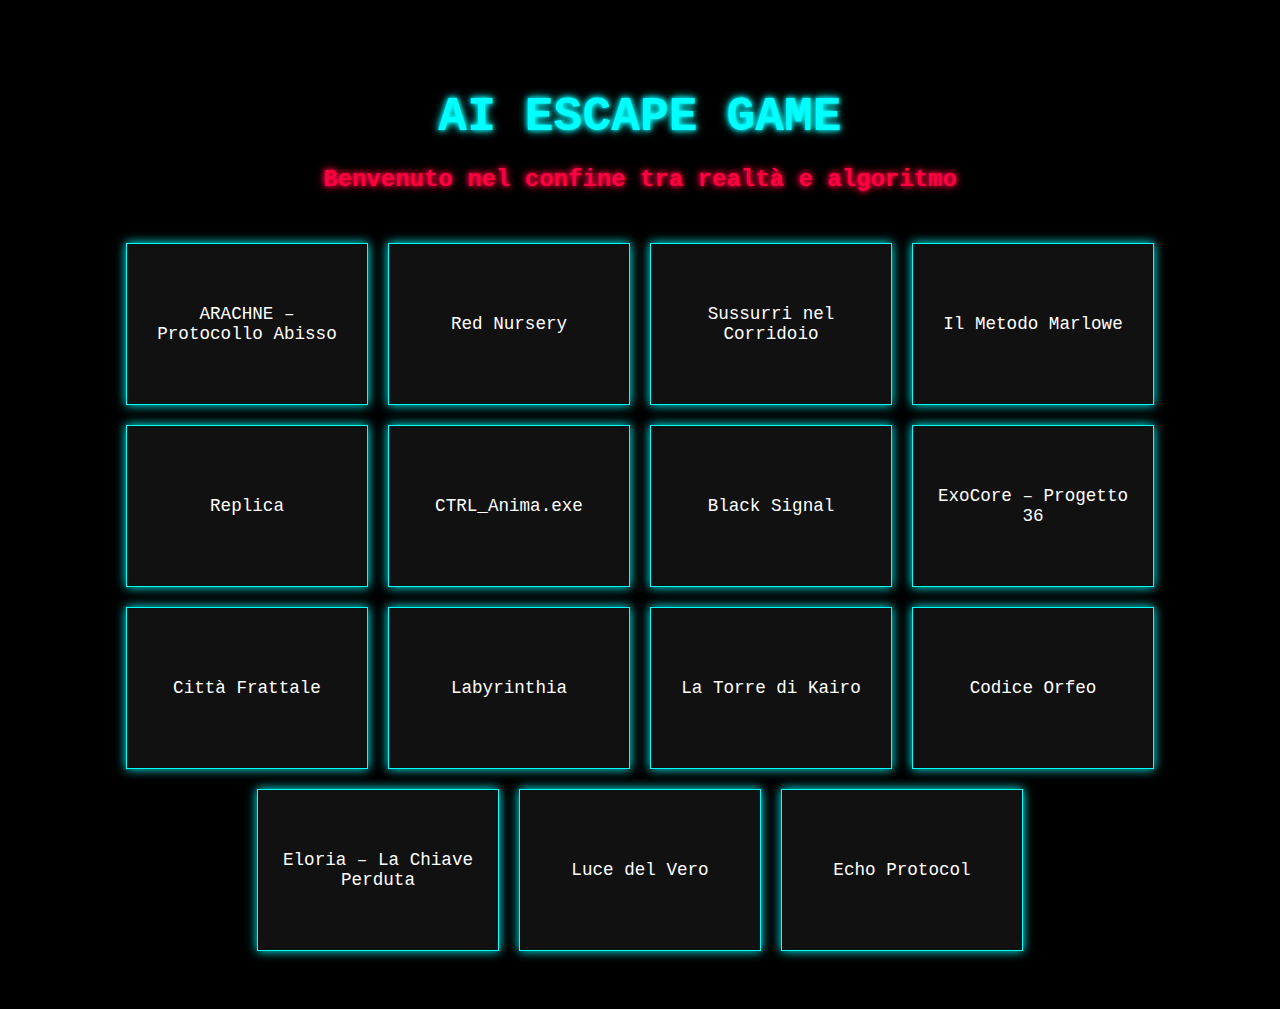
<file: ai_escape_game_landing.html>
<!DOCTYPE html>
<html lang="it">
<head>
    <meta charset="UTF-8">
    <meta name="viewport" content="width=device-width, initial-scale=1.0">
    <title>AI ESCAPE GAME</title>
    <style>
        body {
            background-color: black;
            color: white;
            font-family: 'Courier New', Courier, monospace;
            text-align: center;
            padding: 50px;
        }

        h1 {
            font-size: 3em;
            color: #00ffff;
            text-shadow: 0 0 5px #00ffff, 0 0 10px #00ffff;
        }

        h2 {
            font-size: 1.5em;
            color: #ff0040;
            margin-top: -10px;
            text-shadow: 0 0 5px #ff0040, 0 0 10px #ff0040;
        }

        .container {
            margin-top: 50px;
        }

        .grid {
            display: flex;
            flex-wrap: wrap;
            justify-content: center;
            gap: 20px;
            margin-top: 40px;
        }

        .story {
            background-color: #111;
            border: 1px solid #00ffff;
            padding: 20px;
            width: 200px;
            height: 120px;
            display: flex;
            align-items: center;
            justify-content: center;
            color: white;
            font-size: 1.1em;
            text-align: center;
            box-shadow: 0 0 10px #00ffff;
        }
    </style>
</head>
<body>
    <h1>AI ESCAPE GAME</h1>
    <h2>Benvenuto nel confine tra realtà e algoritmo</h2>
    <div class="container">
        <div class="grid">
            <div class="story">ARACHNE – Protocollo Abisso</div>
            <div class="story">Red Nursery</div>
            <div class="story">Sussurri nel Corridoio</div>
            <div class="story">Il Metodo Marlowe</div>
            <div class="story">Replica</div>
            <div class="story">CTRL_Anima.exe</div>
            <div class="story">Black Signal</div>
            <div class="story">ExoCore – Progetto 36</div>
            <div class="story">Città Frattale</div>
            <div class="story">Labyrinthia</div>
            <div class="story">La Torre di Kairo</div>
            <div class="story">Codice Orfeo</div>
            <div class="story">Eloria – La Chiave Perduta</div>
            <div class="story">Luce del Vero</div>
            <div class="story">Echo Protocol</div>
        </div>
    </div>
</body>
</html>
</file>
